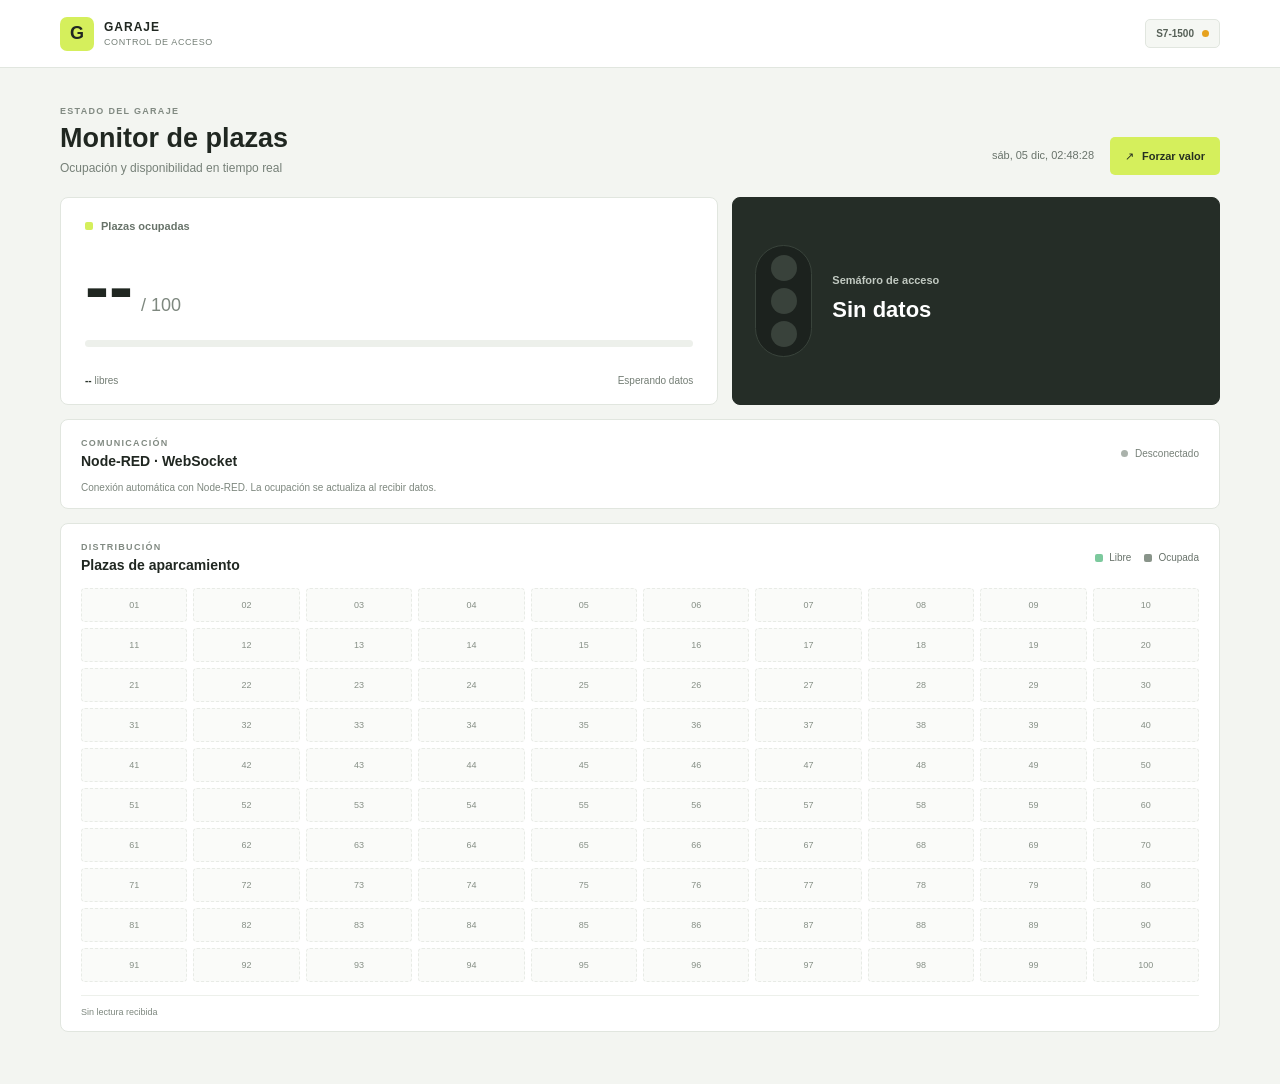
<file: WEB_Garaje/index.html>
<!doctype html>
<html lang="es">
<head>
  <meta charset="utf-8">
  <meta name="viewport" content="width=device-width, initial-scale=1">
  <meta name="theme-color" content="#f3f5f1">
  <title>Garaje | Monitor de plazas</title>
  <link rel="stylesheet" href="estilos.css?v=2">
  <script src="app.js?v=10" defer></script>
</head>
<body data-pagina="monitor">
  <header class="barra">
    <a class="marca" href="index.html" aria-label="Garaje, monitor">
      <span class="marca-icono" aria-hidden="true">G</span>
      <span><strong>GARAJE</strong><small>CONTROL DE ACCESO</small></span>
    </a>
    <span class="etiqueta-plc">S7-1500 <span class="punto-plc"></span></span>
  </header>

  <main class="contenedor">
    <div class="encabezado">
      <div><p class="sobrelinea">ESTADO DEL GARAJE</p><h1>Monitor de plazas</h1><p class="subtitulo">Ocupación y disponibilidad en tiempo real</p></div>
      <div class="acciones-encabezado"><time class="reloj" id="reloj"></time><a class="boton-contextual boton-forzar" href="control.html"><span aria-hidden="true">↗</span>Forzar valor</a></div>
    </div>

    <section class="resumen" aria-label="Resumen de ocupación">
      <div class="ocupacion panel">
        <p class="titulo-panel"><span class="cuadrado-acento"></span>Plazas ocupadas</p>
        <div class="numero-linea"><span class="numero" id="ocupadas">--</span><span class="total">/ 100</span></div>
        <div class="barra-fondo"><div class="barra-valor" id="barra-valor"></div></div>
        <div class="detalle-ocupacion"><span><strong id="libres">--</strong> libres</span><span id="porcentaje">Esperando datos</span></div>
      </div>

      <div class="semaforo panel" aria-label="Semáforo de acceso">
        <div class="luces" aria-hidden="true">
          <span class="luz verde" id="luz-verde"></span>
          <span class="luz ambar" id="luz-ambar"></span>
          <span class="luz roja" id="luz-roja"></span>
        </div>
        <div><p class="titulo-panel titulo-claro">Semáforo de acceso</p><p class="estado-semaforo" id="estado-semaforo">Sin datos</p></div>
      </div>
    </section>

    <section class="conexion panel" aria-labelledby="titulo-conexion">
      <div class="cabecera-seccion">
        <div><p class="sobrelinea">COMUNICACIÓN</p><h2 id="titulo-conexion">Node-RED · WebSocket</h2></div>
        <span class="estado-conexion" id="estado-conexion"><span class="punto-estado"></span><span id="texto-conexion">Desconectado</span></span>
      </div>
      <p class="ayuda">Conexión automática con Node-RED. La ocupación se actualiza al recibir datos.</p>
    </section>

    <section class="plazas panel" aria-labelledby="titulo-plazas">
      <div class="cabecera-seccion cabecera-plazas">
        <div><p class="sobrelinea">DISTRIBUCIÓN</p><h2 id="titulo-plazas">Plazas de aparcamiento</h2></div>
        <div class="leyenda"><span><i class="muestra libre"></i>Libre</span><span><i class="muestra ocupada"></i>Ocupada</span></div>
      </div>
      <div class="rejilla-plazas" id="rejilla-plazas" aria-label="Estado de las 100 plazas"></div>
      <p class="nota-plazas" id="actualizacion">Sin lectura recibida</p>
    </section>
  </main>
</body>
</html>
</file>
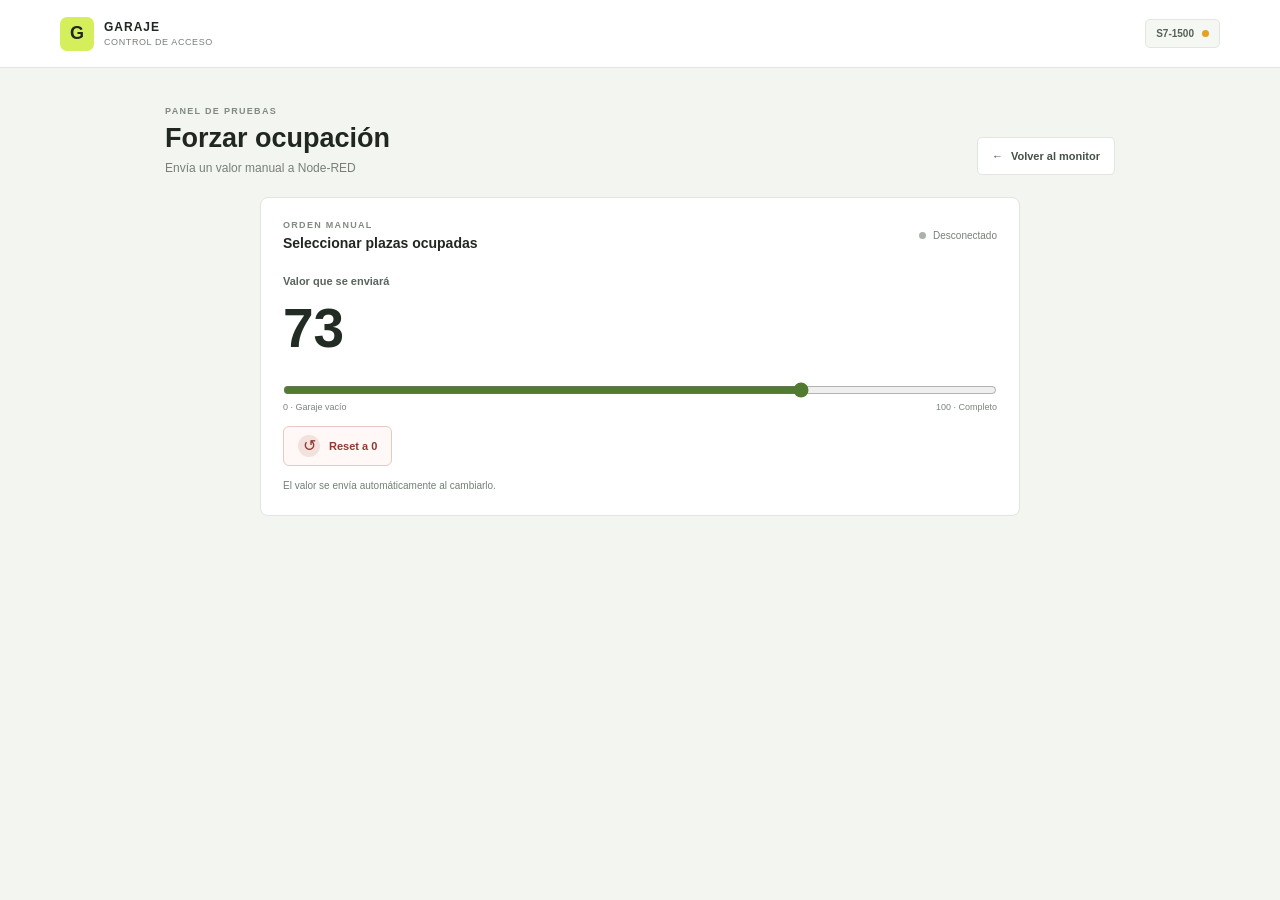
<file: WEB_Garaje/control.html>
<!doctype html>
<html lang="es">
<head>
  <meta charset="utf-8">
  <meta name="viewport" content="width=device-width, initial-scale=1">
  <meta name="theme-color" content="#f3f5f1">
  <title>Garaje | Forzar valor</title>
  <link rel="stylesheet" href="estilos.css?v=2">
  <script src="app.js?v=10" defer></script>
</head>
<body data-pagina="control">
  <header class="barra">
    <a class="marca" href="index.html" aria-label="Garaje, monitor">
      <span class="marca-icono" aria-hidden="true">G</span>
      <span><strong>GARAJE</strong><small>CONTROL DE ACCESO</small></span>
    </a>
    <span class="etiqueta-plc">S7-1500 <span class="punto-plc"></span></span>
  </header>

  <main class="contenedor contenedor-control">
    <div class="encabezado">
      <div><p class="sobrelinea">PANEL DE PRUEBAS</p><h1>Forzar ocupación</h1><p class="subtitulo">Envía un valor manual a Node-RED</p></div>
      <a class="boton-contextual boton-volver" href="index.html"><span aria-hidden="true">←</span>Volver al monitor</a>
    </div>

    <section class="control-layout">
      <div class="panel control-panel">
        <div class="cabecera-seccion">
          <div><p class="sobrelinea">ORDEN MANUAL</p><h2>Seleccionar plazas ocupadas</h2></div>
          <span class="estado-conexion" id="estado-conexion"><span class="punto-estado"></span><span id="texto-conexion">Desconectado</span></span>
        </div>

        <form id="form-forzar">
          <label class="etiqueta-campo" for="valor-forzado">Valor que se enviará</label>
          <div class="selector-valor">
            <input id="valor-forzado" type="number" min="0" max="100" step="1" value="73" required>
          </div>
          <input class="deslizador" id="deslizador" type="range" min="0" max="100" step="1" value="73" aria-label="Seleccionar número de plazas ocupadas">
          <div class="extremos"><span>0 · Garaje vacío</span><span>100 · Completo</span></div>
        </form>
        <button class="boton-reset" id="boton-reset" type="button"><span class="icono-reset" aria-hidden="true">↺</span><span>Reset a 0</span></button>

        <p class="respuesta-envio" id="respuesta-envio" role="status">El valor se envía automáticamente al cambiarlo.</p>
      </div>

    </section>

  </main>
</body>
</html>
</file>
<file: WEB_Garaje/estilos.css>
:root {
  font-family: "Segoe UI", "Aptos", sans-serif;
  color: #202721;
  background: #f3f5f1;
  font-synthesis: none;
  text-rendering: optimizeLegibility;
  --verde: #299761;
  --ambar: #e6a21e;
  --rojo: #d94d43;
  --acento: #d5ef5c;
  --borde: #e1e6df;
  --muted: #768078;
  --radio: 8px;
}

* { box-sizing: border-box; }
body { min-width: 320px; margin: 0; }
button, input { font: inherit; }
a { color: inherit; }
button:focus-visible, input:focus-visible, a:focus-visible { outline: 3px solid #91b83a; outline-offset: 2px; }

.barra {
  height: 68px;
  padding: 0 max(24px, calc((100vw - 1160px) / 2));
  display: flex;
  align-items: center;
  justify-content: space-between;
  background: #fff;
  border-bottom: 1px solid var(--borde);
}
.marca { display: flex; align-items: center; gap: 10px; text-decoration: none; }
.marca-icono { width: 34px; height: 34px; display: grid; place-items: center; background: var(--acento); border-radius: 7px; font-size: 18px; font-weight: 800; }
.marca strong, .marca small { display: block; }
.marca strong { font-size: 12px; letter-spacing: 1px; }
.marca small { margin-top: 3px; color: var(--muted); font-size: 9px; letter-spacing: .6px; }
nav { display: flex; align-items: center; gap: 5px; }
.etiqueta-plc { display: flex; align-items: center; gap: 8px; padding: 8px 10px; color: #566057; background: #f5f7f3; border: 1px solid var(--borde); border-radius: 5px; font-size: 10px; font-weight: 700; }
.punto-plc { width: 7px; height: 7px; background: var(--ambar); border-radius: 50%; }

.contenedor { width: min(1160px, calc(100% - 48px)); margin: 0 auto; padding: 38px 0 52px; }
.encabezado { display: flex; align-items: flex-end; justify-content: space-between; gap: 16px; margin-bottom: 22px; }
.acciones-encabezado { display: flex; align-items: center; gap: 16px; }
.boton-contextual { min-height: 38px; padding: 0 14px; display: inline-flex; align-items: center; justify-content: center; gap: 8px; border: 1px solid transparent; border-radius: 5px; font-size: 11px; font-weight: 700; text-decoration: none; white-space: nowrap; }
.boton-forzar { color: #263021; background: var(--acento); }
.boton-forzar:hover { background: #c9e54a; }
.boton-volver { color: #455148; background: #fff; border-color: var(--borde); }
.boton-volver:hover { background: #f5f7f3; }
.sobrelinea { margin: 0 0 7px; color: #818a82; font-size: 9px; font-weight: 750; letter-spacing: 1.3px; }
h1 { margin: 0; font-size: 27px; line-height: 1.15; }
.subtitulo { margin: 7px 0 0; color: var(--muted); font-size: 12px; }
.reloj { padding-bottom: 3px; color: #69736b; font-size: 11px; font-variant-numeric: tabular-nums; }
.panel { background: #fff; border: 1px solid var(--borde); border-radius: var(--radio); }
.resumen { display: grid; grid-template-columns: 1.35fr 1fr; gap: 14px; margin-bottom: 14px; }
.ocupacion { min-height: 208px; padding: 22px 24px 18px; display: flex; flex-direction: column; justify-content: space-between; }
.titulo-panel { display: flex; align-items: center; gap: 8px; margin: 0; color: #68736a; font-size: 11px; font-weight: 650; }
.cuadrado-acento { width: 8px; height: 8px; background: var(--acento); border-radius: 2px; }
.numero-linea { display: flex; align-items: baseline; gap: 8px; }
.numero { font-size: 72px; font-weight: 650; line-height: 1; font-variant-numeric: tabular-nums; }
.total { color: #7e887f; font-size: 18px; }
.barra-fondo { height: 7px; overflow: hidden; background: #edf0eb; border-radius: 6px; }
.barra-valor { width: 0; height: 100%; background: var(--verde); border-radius: inherit; transition: width .25s ease, background-color .2s ease; }
.detalle-ocupacion { display: flex; justify-content: space-between; gap: 12px; margin-top: 10px; color: #737d74; font-size: 10px; }
.detalle-ocupacion strong { color: #283229; }
.semaforo { min-height: 208px; padding: 22px; display: flex; align-items: center; gap: 20px; color: #fff; background: #252d27; border-color: #252d27; }
.luces { flex: 0 0 57px; padding: 9px 0; display: grid; justify-items: center; gap: 7px; background: #1c221e; border: 1px solid #39433b; border-radius: 30px; }
.luz { width: 26px; height: 26px; background: #39423b; border-radius: 50%; }
.luz.activa.verde { background: #48d487; box-shadow: 0 0 15px #48d48788; }
.luz.activa.ambar { background: #ffc548; box-shadow: 0 0 15px #ffc54888; }
.luz.activa.roja { background: #fa665b; box-shadow: 0 0 15px #fa665b88; }
.titulo-claro { color: #c1c9c1; }
.estado-semaforo { margin: 11px 0 5px; font-size: 22px; font-weight: 650; }

.conexion { padding: 18px 20px 15px; margin-bottom: 14px; }
.cabecera-seccion { display: flex; align-items: center; justify-content: space-between; gap: 12px; margin-bottom: 13px; }
.cabecera-seccion .sobrelinea { margin-bottom: 5px; }
h2 { margin: 0; font-size: 14px; }
.estado-conexion { display: inline-flex; align-items: center; gap: 7px; color: #778078; font-size: 10px; white-space: nowrap; }
.punto-estado { width: 7px; height: 7px; background: #aab2ab; border-radius: 50%; }
.estado-conexion.conectado { color: #278351; }
.estado-conexion.conectado .punto-estado { background: var(--verde); box-shadow: 0 0 0 3px #29976122; }
.estado-conexion.error { color: #c3443c; }
.estado-conexion.error .punto-estado { background: var(--rojo); }
.form-conexion { display: flex; gap: 8px; }
.form-conexion input { min-width: 0; height: 38px; flex: 1; padding: 0 11px; color: #455047; background: #fafbf9; border: 1px solid #dfe4dc; border-radius: 5px; font-family: Consolas, monospace; font-size: 11px; }
.boton { min-height: 38px; padding: 0 15px; border: 0; border-radius: 5px; font-size: 11px; font-weight: 700; cursor: pointer; }
.boton-oscuro { min-width: 105px; color: #fff; background: #29332b; }
.boton-oscuro:hover { background: #3a473c; }
.ayuda { margin: 9px 0 0; color: #7d877e; font-size: 10px; }
code, pre { font-family: Consolas, monospace; }
.ayuda code { color: #435144; }

.plazas { padding: 18px 20px 14px; }
.cabecera-plazas { margin-bottom: 15px; }
.leyenda { display: flex; gap: 13px; color: #69736b; font-size: 10px; }
.leyenda span { display: flex; align-items: center; gap: 6px; }
.muestra { width: 8px; height: 8px; border-radius: 2px; }
.muestra.libre { background: #7cc99d; }
.muestra.ocupada { background: #89948a; }
.rejilla-plazas { display: grid; grid-template-columns: repeat(10, minmax(0, 1fr)); gap: 6px; }
.plaza { height: 34px; display: grid; place-items: center; color: #626d64; background: #f2f4f0; border: 1px solid #e8ebe6; border-radius: 4px; font-size: 9px; font-variant-numeric: tabular-nums; }
.plaza.ocupada { color: #fff; background: #89948a; border-color: #89948a; }
.plaza.sin-datos { color: #879087; background: #fafbf9; border-style: dashed; }
.nota-plazas { margin: 13px 0 0; padding-top: 11px; color: #7d877e; border-top: 1px solid #edf0eb; font-size: 9px; }
.solo-lectores { position: absolute; width: 1px; height: 1px; overflow: hidden; clip: rect(0, 0, 0, 0); white-space: nowrap; }

.contenedor-control { max-width: 950px; }
.control-layout { width: min(100%, 760px); margin: 0 auto 14px; }
.control-panel { padding: 22px; }
.control-panel .cabecera-seccion { margin-bottom: 24px; }
.etiqueta-campo { display: block; margin-bottom: 9px; color: #59645b; font-size: 11px; font-weight: 650; }
.selector-valor { display: flex; align-items: baseline; gap: 11px; }
.selector-valor input { width: 130px; padding: 0; color: #222c24; background: none; border: 0; font-size: 55px; font-weight: 650; font-variant-numeric: tabular-nums; }
.selector-valor input:focus { outline: none; }
.selector-valor input:focus-visible { outline: 2px solid #91b83a; outline-offset: 2px; border-radius: 4px; }
.deslizador { width: 100%; margin: 22px 0 0; accent-color: #527b32; cursor: pointer; }
.extremos { display: flex; justify-content: space-between; color: #7b857c; font-size: 9px; }
.boton-enviar { width: 100%; margin-top: 24px; color: #263021; background: var(--acento); }
.boton-enviar:hover { background: #c9e54a; }
.boton-reset { min-height: 40px; margin-top: 14px; padding: 0 14px; display: inline-flex; align-items: center; gap: 9px; color: #8f3933; background: #fff8f6; border: 1px solid #e8c8c3; border-radius: 6px; font-size: 11px; font-weight: 700; cursor: pointer; transition: background-color .15s ease, border-color .15s ease, transform .15s ease; }
.boton-reset:hover { background: #fcebe8; border-color: #d9a49d; }
.boton-reset:active { transform: translateY(1px); }
.icono-reset { width: 22px; height: 22px; display: grid; place-items: center; color: #8f3933; background: #f3e1de; border-radius: 50%; font-size: 16px; line-height: 1; }
.boton-reset:disabled { opacity: .5; cursor: not-allowed; }
.boton:disabled { opacity: .5; cursor: not-allowed; }
.respuesta-envio { min-height: 15px; margin: 12px 0 0; color: #718073; font-size: 10px; line-height: 1.5; }
.respuesta-envio.error { color: #bd453d; }
.respuesta-envio.ok { color: #278351; }
.conexion-control { margin-top: 0; }

@media (max-width: 700px) {
  .barra { height: 62px; padding: 0 14px; }
  .marca small, .etiqueta-plc { display: none; }
  .contenedor { width: calc(100% - 28px); padding-top: 26px; }
  .resumen { grid-template-columns: 1fr; }
  .ocupacion { min-height: 190px; }
  .semaforo { min-height: 168px; }
  .rejilla-plazas { grid-template-columns: repeat(5, minmax(0, 1fr)); gap: 5px; }
  .plaza { height: 32px; }
}
@media (max-width: 430px) {
  h1 { font-size: 23px; }
  .encabezado { align-items: flex-start; }
  .reloj { padding-top: 20px; font-size: 9px; }
  .conexion, .plazas, .control-panel { padding-right: 14px; padding-left: 14px; }
  .form-conexion { flex-direction: column; }
  .boton-oscuro { width: 100%; }
  .cabecera-seccion { align-items: flex-start; }
  .control-panel .cabecera-seccion { flex-direction: column; }
}
@media (prefers-reduced-motion: reduce) { *, *::before, *::after { scroll-behavior: auto !important; transition-duration: .01ms !important; } }
</file>
